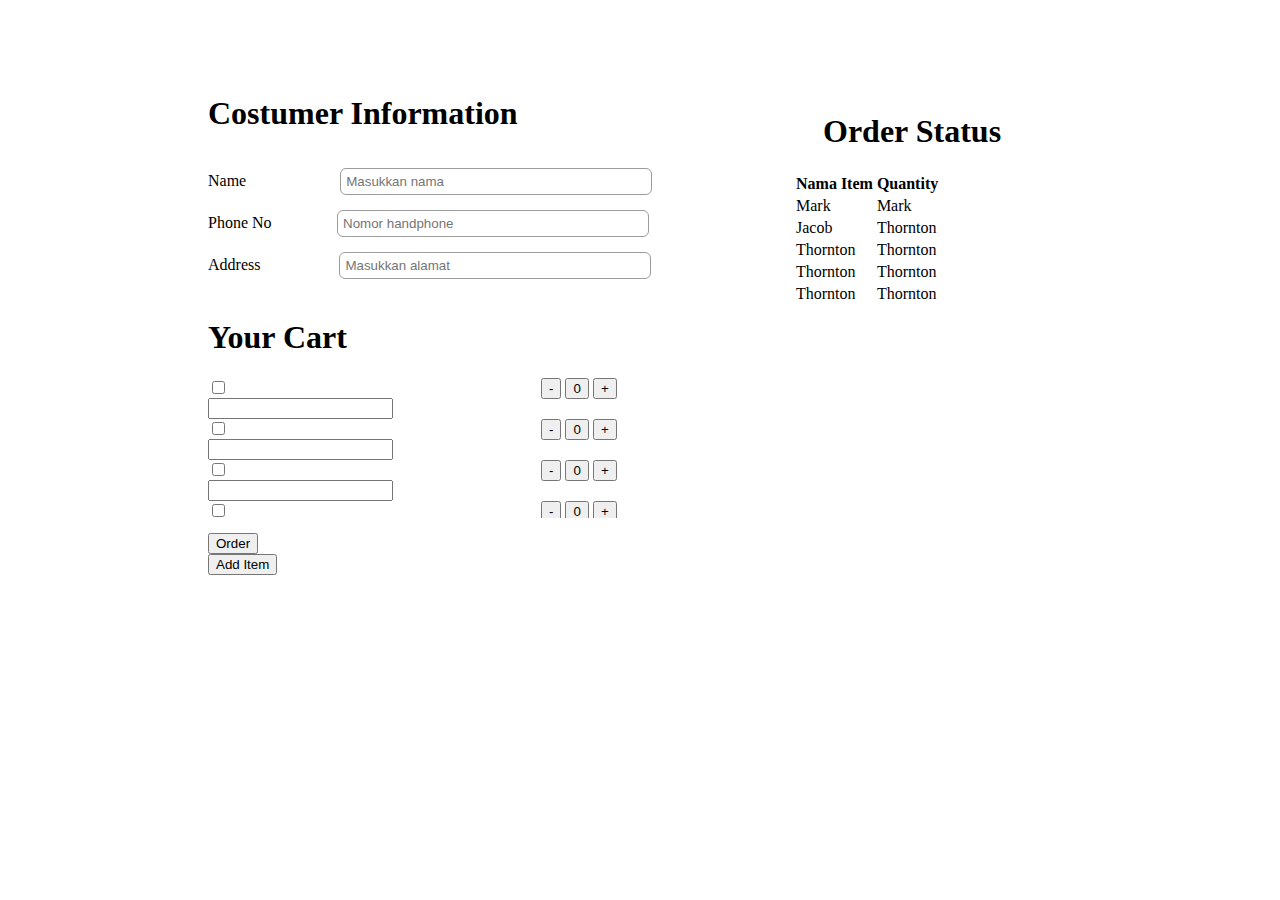
<file: project2/html.html>
<!DOCTYPE html>
<html lang="en">
<head>
    <meta charset="UTF-8">
    <meta http-equiv="X-UA-Compatible" content="IE=edge">
    <meta name="viewport" content="width=device-width, initial-scale=1.0">
    <link href="https://cdn.jsdelivr.net/npm/bootstrap@5.0.1/dist/css/bootstrap.min.css" rel="stylesheet" integrity="sha384-+0n0xVW2eSR5OomGNYDnhzAbDsOXxcvSN1TPprVMTNDbiYZCxYbOOl7+AMvyTG2x" crossorigin="anonymous">
    <link rel="stylesheet" href="css.css">
    <title>Document</title>
</head>
<body>
    <div id="container-main" class="shadow-lg p-3 mb-5 bg-body rounded">
        
        <div class="flex-row-left">
            <div class="container-costumer_information">
                <div class="title">
                    <h1>Costumer Information</h1>
                </div>

                <label for="name">Name</label>
                <input style="margin-left: 90px;" placeholder="Masukkan nama" type="text" name="name" id="nameInput"><br>
                <label for="phoneNumber">Phone No</label>
                <input style="margin-left: 61.5px;" placeholder="Nomor handphone" type="text" name="phoneNumber" id="phoneNumberInput"><br>
                <label for="adress">Address</label>
                <input style="margin-left: 75px;" placeholder="Masukkan alamat" type="text" name="adress" id="adressInput"><br>
            </div>
    
            <div style="margin-left: 30px;margin-top: 40px;" class="title">
                <h1>Your Cart</h1>
            </div>
    
            <div class="yourCart-container">
                <div class="yourCart-itemList">
                    <div class="yourCart-item">
                        <div class="input-group mb-3">
                            <div class="input-group-text">
                                <input class="form-check-input mt-0" type="checkbox" value="" aria-label="Checkbox for following text input">
                            </div>
                            <input type="text" class="form-control" aria-label="Text input with checkbox">
                        </div>
                        <div class="btn-addItem-your_cart">
                            <div class="btn-group" role="group" aria-label="Basic example">
                                <button type="button" class="btn btn-primary">-</button>
                                <button type="button" class="btn btn-primary">0</button>
                                <button type="button" class="btn btn-primary">+</button>
                            </div>
                        </div>
                    </div>
                    <div class="yourCart-item">
                        <div class="input-group mb-3">
                            <div class="input-group-text">
                                <input class="form-check-input mt-0" type="checkbox" value="" aria-label="Checkbox for following text input">
                            </div>
                            <input type="text" class="form-control" aria-label="Text input with checkbox">
                        </div>
                        <div class="btn-addItem-your_cart">
                            <div class="btn-group" role="group" aria-label="Basic example">
                                <button type="button" class="btn btn-primary">-</button>
                                <button type="button" class="btn btn-primary">0</button>
                                <button type="button" class="btn btn-primary">+</button>
                            </div>
                        </div>
                    </div>
                    <div class="yourCart-item">
                        <div class="input-group mb-3">
                            <div class="input-group-text">
                                <input class="form-check-input mt-0" type="checkbox" value="" aria-label="Checkbox for following text input">
                            </div>
                            <input type="text" class="form-control" aria-label="Text input with checkbox">
                        </div>
                        <div class="btn-addItem-your_cart">
                            <div class="btn-group" role="group" aria-label="Basic example">
                                <button type="button" class="btn btn-primary">-</button>
                                <button type="button" class="btn btn-primary">0</button>
                                <button type="button" class="btn btn-primary">+</button>
                            </div>
                        </div>
                    </div>
                    <div class="yourCart-item">
                        <div class="input-group mb-3">
                            <div class="input-group-text">
                                <input class="form-check-input mt-0" type="checkbox" value="" aria-label="Checkbox for following text input">
                            </div>
                            <input type="text" class="form-control" aria-label="Text input with checkbox">
                        </div>
                        <div class="btn-addItem-your_cart">
                            <div class="btn-group" role="group" aria-label="Basic example">
                                <button type="button" class="btn btn-primary">-</button>
                                <button type="button" class="btn btn-primary">0</button>
                                <button type="button" class="btn btn-primary">+</button>
                            </div>
                        </div>
                    </div>
                </div>

                <div style="padding-top: 15px;" class="btn-your_cart">
                    <div class="btn-group" role="group" aria-label="Basic example">
                        <button type="button" class="btn btn-primary">Order</button>
                    </div>
                    <div class="btn-group" role="group" aria-label="Basic example">
                        <button type="button" class="btn btn-primary">Add Item</button>
                    </div>
                </div>
            </div>
        </div>

        <div class="flex-row-right">
            <div style="margin-left: 30px;" class="title">
                <h1>Order Status</h1>
            </div>
            <div style="width: 480px;height: 430px;" class="table-container">
                <table class="table table-hover">
                    <thead>
                        <tr>
                            <th scope="col">Nama Item</th>
                            <th scope="col">Quantity</th>
                        </tr>
                    </thead>
                    <tbody>
                        <tr>
                            <td>Mark</td>
                            <td>Mark</td>
                        </tr>
                        <tr>
                            <td>Jacob</td>
                            <td>Thornton</td>
                        </tr>
                        <tr>
                            <td>Thornton</td>
                            <td>Thornton</td>
                        </tr>
                        <tr>
                            <td>Thornton</td>
                            <td>Thornton</td>
                        </tr>
                        <tr>
                            <td>Thornton</td>
                            <td>Thornton</td>
                        </tr>
                    </tbody>
                </table>
            </div>
         </div>
    </div> 
</body>
</html>
</file>
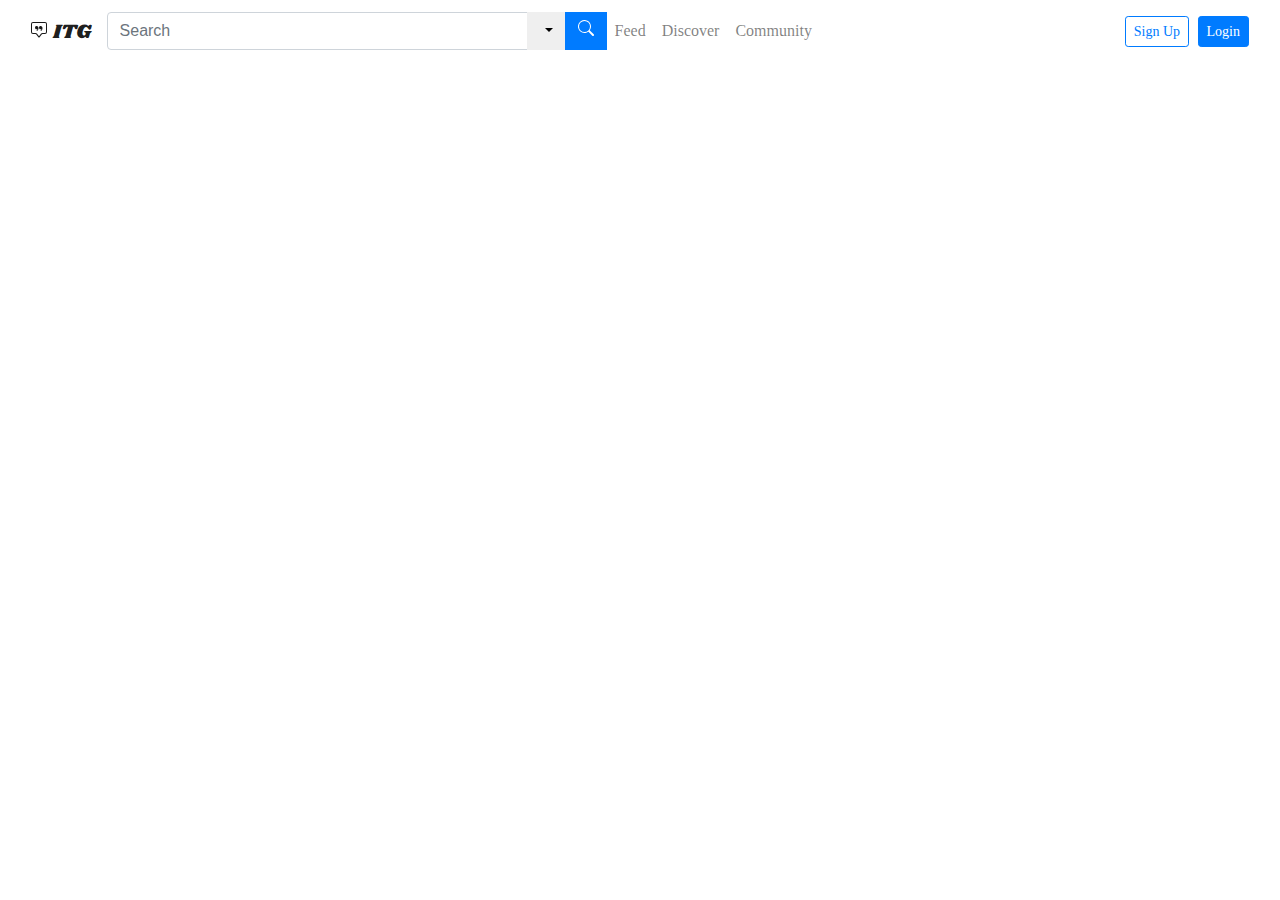
<file: Projet 2 - Forum IT Gabut/home.html>
<!doctype html>
<html lang="en">
<head>
  <!-- Required meta tags -->
  <!-- Required meta tags -->
  <meta charset="utf-8">
  <meta name="viewport" content="width=device-width, initial-scale=1, shrink-to-fit=no">

  <!-- Bootstrap CSS -->
  <link rel="stylesheet" href="https://cdn.jsdelivr.net/npm/bootstrap@4.6.0/dist/css/bootstrap.min.css" integrity="sha384-B0vP5xmATw1+K9KRQjQERJvTumQW0nPEzvF6L/Z6nronJ3oUOFUFpCjEUQouq2+l" crossorigin="anonymous">
  <link rel="stylesheet" href="./home.css">
  <link rel="preconnect" href="https://fonts.googleapis.com">
  <link rel="preconnect" href="https://fonts.gstatic.com" crossorigin>
  <link href="https://fonts.googleapis.com/css2?family=Shrikhand&display=swap" rel="stylesheet">
  
  
  <link rel="stylesheet" href="https://maxcdn.bootstrapcdn.com/bootstrap/4.0.0/css/bootstrap.min.css" integrity="sha384-Gn5384xqQ1aoWXA+058RXPxPg6fy4IWvTNh0E263XmFcJlSAwiGgFAW/dAiS6JXm" crossorigin="anonymous">

<title>Forum ITG</title>
</head>
<body id="topMenu">
  
 <!-- Navbar -->
 <div class="container-fluid">
   <nav class="navbar navbar-expand-lg navbar-light bg-transparent">
    <a class="navbar-brand" href="#topMenu">
      <svg xmlns="http://www.w3.org/2000/svg" width="16" height="16" fill="currentColor" class="bi bi-chat-square-quote" viewBox="0 0 16 16">
        <path d="M14 1a1 1 0 0 1 1 1v8a1 1 0 0 1-1 1h-2.5a2 2 0 0 0-1.6.8L8 14.333 6.1 11.8a2 2 0 0 0-1.6-.8H2a1 1 0 0 1-1-1V2a1 1 0 0 1 1-1h12zM2 0a2 2 0 0 0-2 2v8a2 2 0 0 0 2 2h2.5a1 1 0 0 1 .8.4l1.9 2.533a1 1 0 0 0 1.6 0l1.9-2.533a1 1 0 0 1 .8-.4H14a2 2 0 0 0 2-2V2a2 2 0 0 0-2-2H2z"/>
        <path d="M7.066 4.76A1.665 1.665 0 0 0 4 5.668a1.667 1.667 0 0 0 2.561 1.406c-.131.389-.375.804-.777 1.22a.417.417 0 1 0 .6.58c1.486-1.54 1.293-3.214.682-4.112zm4 0A1.665 1.665 0 0 0 8 5.668a1.667 1.667 0 0 0 2.561 1.406c-.131.389-.375.804-.777 1.22a.417.417 0 1 0 .6.58c1.486-1.54 1.293-3.214.682-4.112z"/>
      </svg>
      <span class="setJudul">ITG</span> 
    </a>
    <div class="input-group my-1" id="adv-search">
      <input type="text" class="form-control" placeholder="Search" />
      <div class="input-group-btn">
        <div class="btn-group" role="group">
          <div class="dropdown dropdown-lg">
            <button type="button" class="btn btn-default dropdown-toggle" data-toggle="dropdown" aria-expanded="false"><span class="caret"></span></button>
            <div class="dropdown-menu dropdown-menu-right" role="menu">
              <form class="form-horizontal" role="form">
                <div class="form-group">
                  <label for="filter">Filter by</label>
                  <select class="form-control">
                    <option value="0">Most popular</option>
                    <option value="1">Top rated</option>
                    <option value="2">Most commented</option>
                  </select>
                </div>
                <button type="submit" class="btn btn-primary">
                  <svg xmlns="http://www.w3.org/2000/svg" width="16" height="16" fill="currentColor" class="bi bi-search" viewBox="0 0 16 16">
                    <path d="M11.742 10.344a6.5 6.5 0 1 0-1.397 1.398h-.001c.03.04.062.078.098.115l3.85 3.85a1 1 0 0 0 1.415-1.414l-3.85-3.85a1.007 1.007 0 0 0-.115-.1zM12 6.5a5.5 5.5 0 1 1-11 0 5.5 5.5 0 0 1 11 0z"/>
                  </svg>
                </button>
              </form>
            </div>
          </div>
          
          <button type="button" class="btn btn-primary"><svg xmlns="http://www.w3.org/2000/svg" width="16" height="16" fill="currentColor" class="bi bi-search" viewBox="0 0 16 16">
            <path d="M11.742 10.344a6.5 6.5 0 1 0-1.397 1.398h-.001c.03.04.062.078.098.115l3.85 3.85a1 1 0 0 0 1.415-1.414l-3.85-3.85a1.007 1.007 0 0 0-.115-.1zM12 6.5a5.5 5.5 0 1 1-11 0 5.5 5.5 0 0 1 11 0z"/>
          </svg></button>
          
          <button class="navbar-toggler" type="button" data-toggle="collapse" data-target="#navbarNav" aria-controls="navbarNav" aria-expanded="false" aria-label="Toggle navigation">
            <span class="navbar-toggler-icon"></span>
          </button>

        </div>
        
      </div>
    </div>
    <div class="collapse navbar-collapse" id="navbarNav">
      <ul class="navbar-nav">
        <li class="nav-item">
          <a class="nav-link setNav" href="#">Feed</a>
        </li>
        <li class="nav-item">
          <a class="nav-link setNav" href="#">Discover</a>
        </li>
        <li class="nav-item">
          <a class="nav-link setNav" href="#">Community</a>
        </li>
      </ul>
    </div>
    <div class="collapse navbar-collapse" id="navbarNav">
      <div class="ml-auto">
        <button type="button" class="btn btn-sm btn-outline-primary mr-1 setNav">Sign Up</button>
        <button type="button" class="btn btn-sm btn-primary setNav">Login</button>
      </div>
    </div>
  </nav>
</div>
<!-- Final Navbar -->

<!-- Isi -->
<div class="container">

</div>
<!-- Final Isi -->



<!-- Optional JavaScript; choose one of the two! -->

<!-- Option 1: jQuery and Bootstrap Bundle (includes Popper) -->
<script src="https://code.jquery.com/jquery-3.5.1.slim.min.js" integrity="sha384-DfXdz2htPH0lsSSs5nCTpuj/zy4C+OGpamoFVy38MVBnE+IbbVYUew+OrCXaRkfj" crossorigin="anonymous"></script>
<script src="https://cdn.jsdelivr.net/npm/bootstrap@4.6.0/dist/js/bootstrap.bundle.min.js" integrity="sha384-Piv4xVNRyMGpqkS2by6br4gNJ7DXjqk09RmUpJ8jgGtD7zP9yug3goQfGII0yAns" crossorigin="anonymous"></script>

<!-- Option 2: Separate Popper and Bootstrap JS -->
    <!--
    <script src="https://code.jquery.com/jquery-3.5.1.slim.min.js" integrity="sha384-DfXdz2htPH0lsSSs5nCTpuj/zy4C+OGpamoFVy38MVBnE+IbbVYUew+OrCXaRkfj" crossorigin="anonymous"></script>
    <script src="https://cdn.jsdelivr.net/npm/popper.js@1.16.1/dist/umd/popper.min.js" integrity="sha384-9/reFTGAW83EW2RDu2S0VKaIzap3H66lZH81PoYlFhbGU+6BZp6G7niu735Sk7lN" crossorigin="anonymous"></script>
    <script src="https://cdn.jsdelivr.net/npm/bootstrap@4.6.0/dist/js/bootstrap.min.js" integrity="sha384-+YQ4JLhjyBLPDQt//I+STsc9iw4uQqACwlvpslubQzn4u2UU2UFM80nGisd026JF" crossorigin="anonymous"></script>
  -->
</body>
</html>
</file>
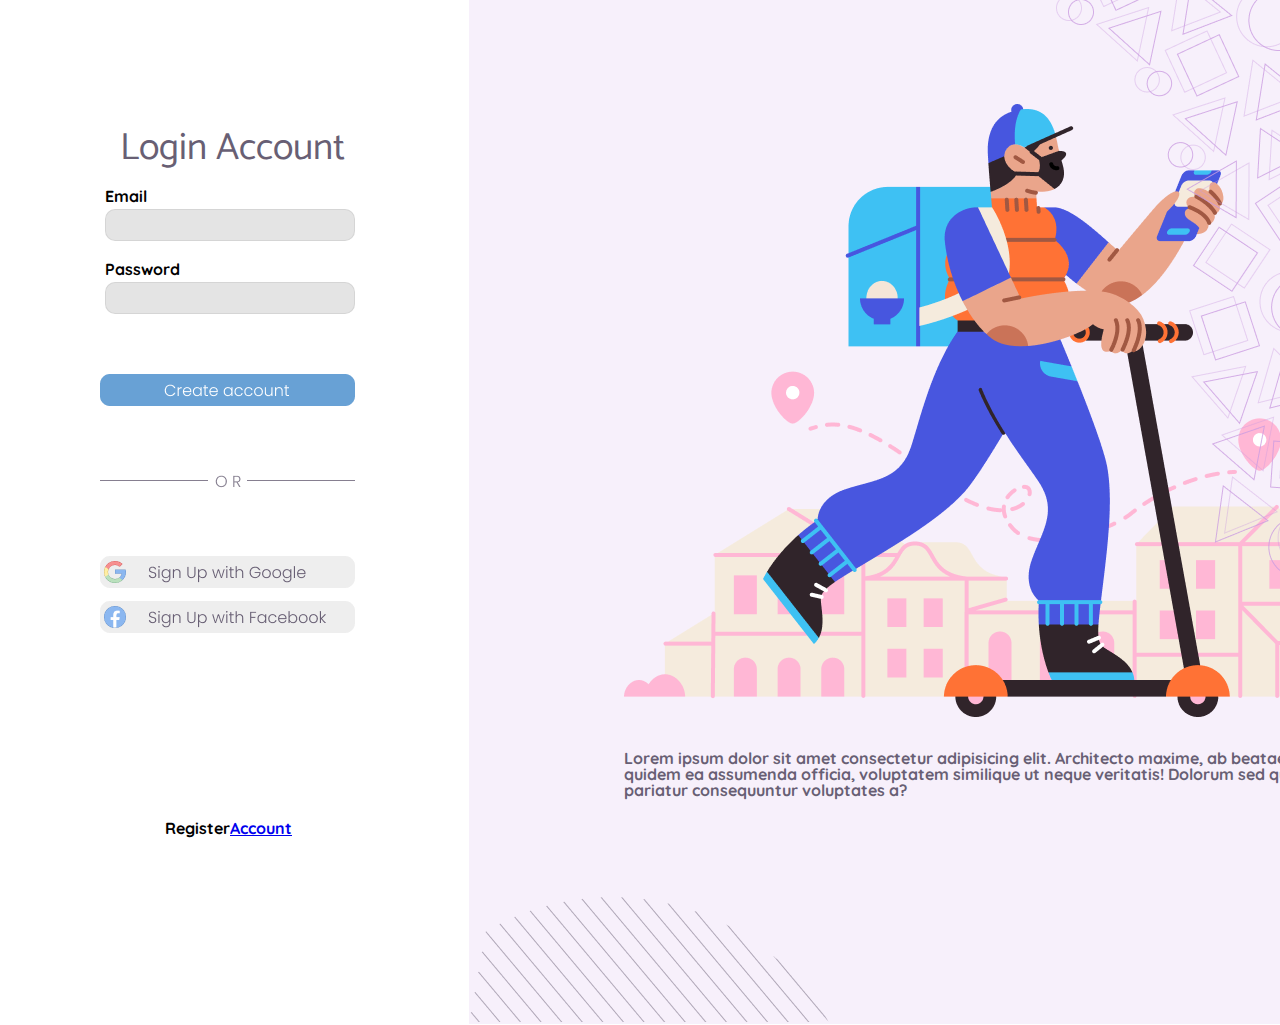
<file: WebSMM/Already Have Account Page/src/html.html>
<!DOCTYPE html>
<html lang="en" dir="ltr">
  <head>
    <meta charset="utf-8">
    <title></title>
    <link rel="stylesheet" href="css.css">
    <link rel="stylesheet" href="reset.css">
    <link href="https://fonts.googleapis.com/css2?family=Poppins:wght@100&display=swap" rel="stylesheet">
    <link href="https://fonts.googleapis.com/css2?family=Quicksand:wght@300&display=swap" rel="stylesheet">
    <link href="https://fonts.googleapis.com/css2?family=Luckiest+Guy&display=swap" rel="stylesheet">
    <link href="https://fonts.googleapis.com/css2?family=Catamaran:wght@800&family=Dosis:wght@800&family=Nunito:wght@900&display=swap" rel="stylesheet">
    </head>
  <body>
    <div class="LeftContainer">
      <div class="JudulBesar">
        <h1>Login Account</h1>
      </div>

      <div class="CreateAccountContainer">
        <div class="EmailContainer">
          <label for="email">Email</label><br>
          <input type="text"><br>
        </div>

        <div class="PasswordContainer">
          <label for="pass">Password</label><br>
          <input type="password"><br>
        </div>
      </div>

      <div class="CreateAccountBtn">
        <a href="#">
          <img src="../img/signup-confirm.png" alt="">
        </a>
      </div>

      <div class="OR">
        <img src="../img/br-or.png" alt="">
      </div>

      <div class="SignGoogleContainer">
        <a href="#">
          <img src="../img/signup-google.png" alt="">
        </a>
      </div>

      <div class="SignFBContainer">
        <a href="#">
          <img src="../img/signup-facebook.png" alt="">
        </a>
      </div>

      <div class="AlreadyAccountContainer">
        Register <div class="login"><a href="../../Create Account Page/src/html.html">Account</a></div>
      </div>
    </div>

    <div class="RightContainer">
      <div class="GambarOrang">
        <img src="../img/latar-img.png" alt="">

        <div class="DeskripsiRightContainer">
          <p>Lorem ipsum dolor sit amet consectetur adipisicing elit. Architecto maxime, ab beatae recusandae quidem ea assumenda officia, voluptatem similique ut neque veritatis! Dolorum sed qui, fugit pariatur consequuntur voluptates a?</p>
        </div>
      </div>

      <div class="HiasanKanan">
        <img src="../img/Group 2.png" alt="">
      </div>

      <div class="HiasanBawah">
        <img src="../img/Mask Group.png" alt="">
      </div>
    </div>

  </body>
</html>
</file>
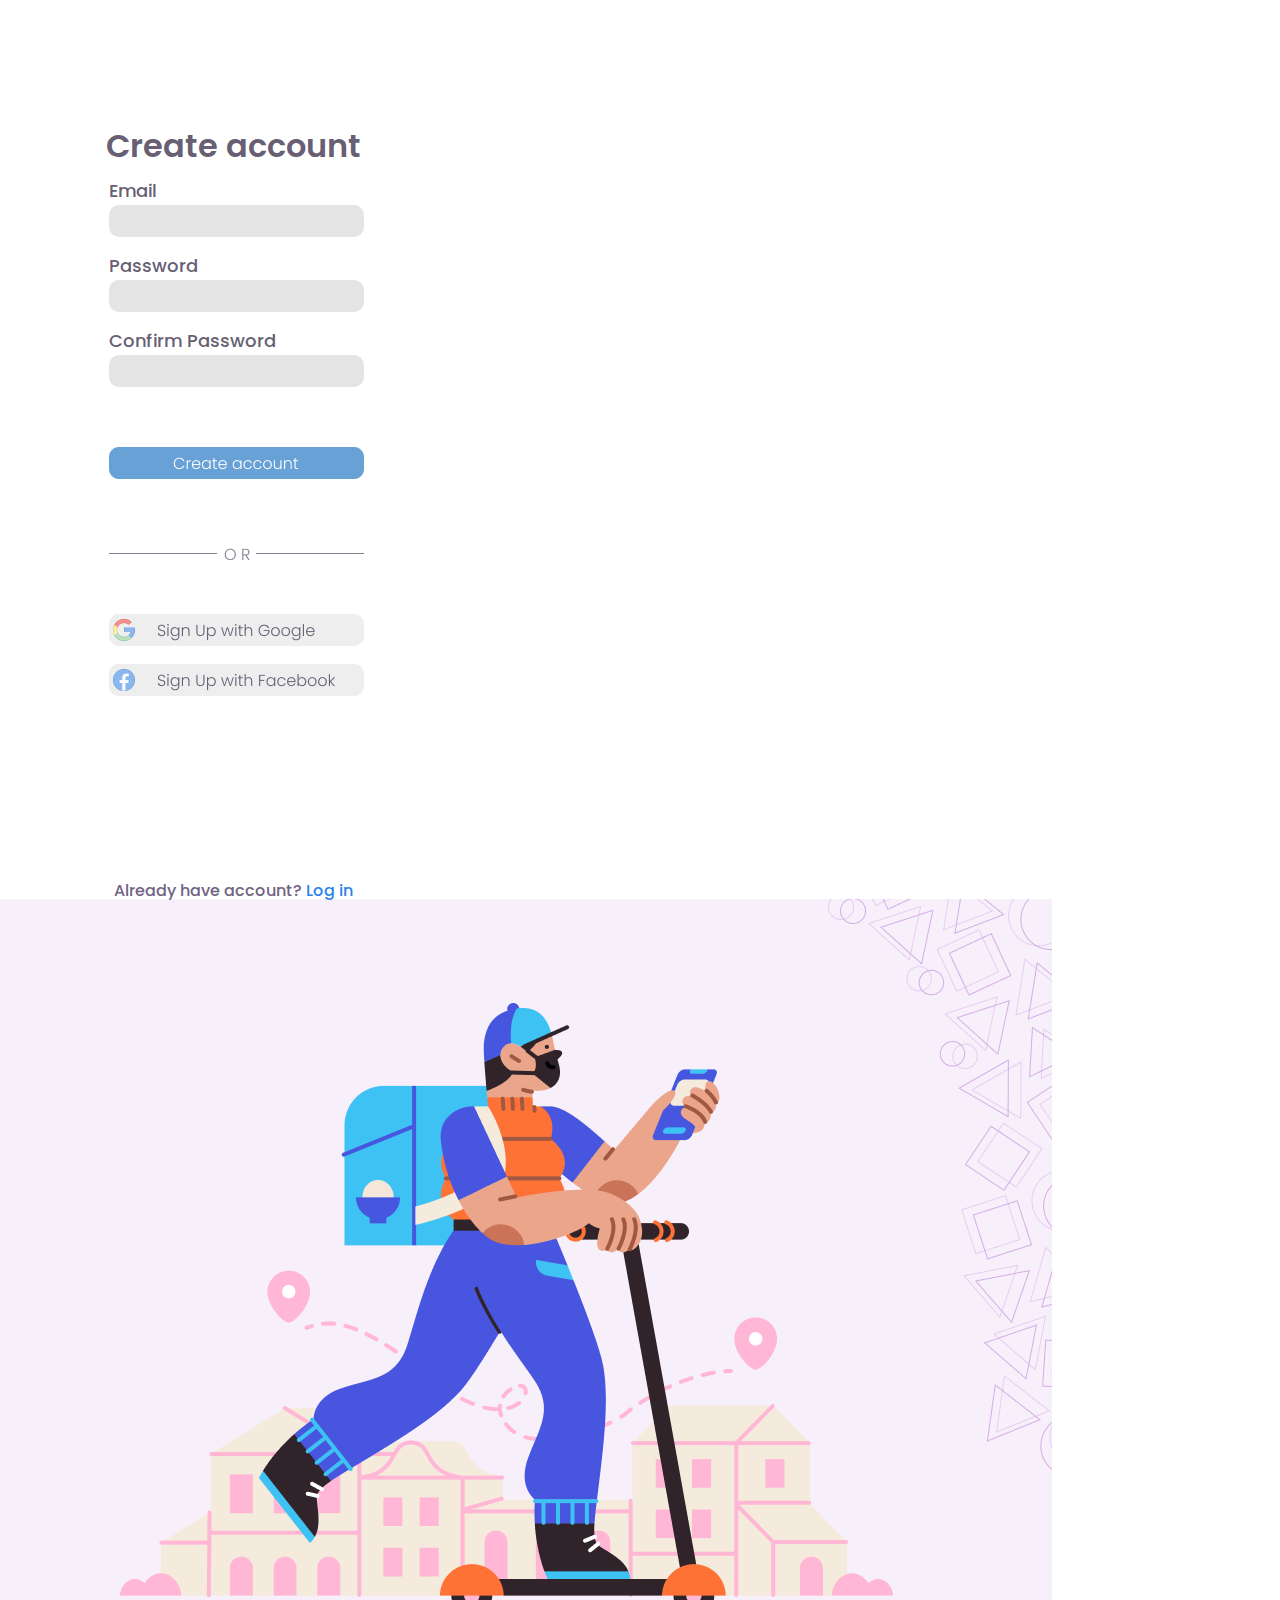
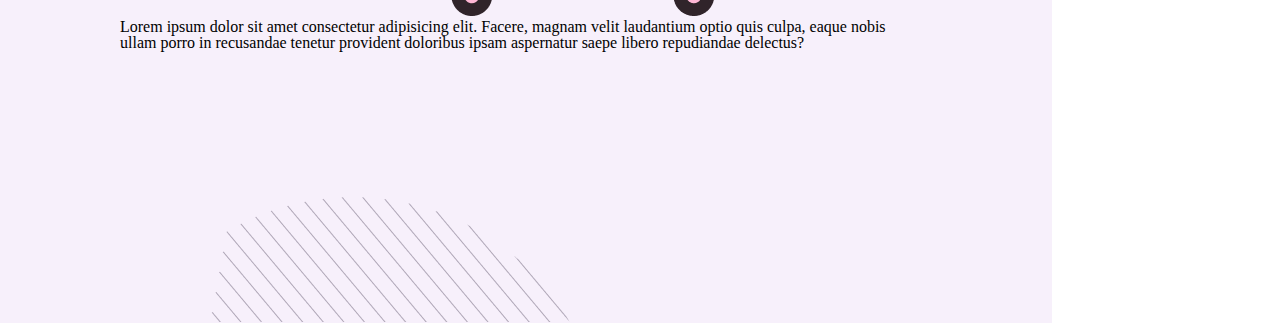
<file: WebSMM/Create Account Page/src/html.html>
<!DOCTYPE html>
<html lang="en" dir="ltr">
  <head>
    <meta charset="utf-8">
    <title></title>
    <link rel="stylesheet" href="css.css">
    <link rel="stylesheet" href="reset.css">
    <link rel="preconnect" href="https://fonts.gstatic.com">
    <link href="https://fonts.googleapis.com/css2?family=Poppins:wght@600&display=swap" rel="stylesheet">  </head>
  <body>
    <aside>
      <div class="aside-container">
        <header>
          <div class="aside-header">
            <h1>Create account</h1>
          </div>
        </header>

        <div class="aside-createAccount">
          <div class="aside-createAccount-email">
            <label for="email">Email</label><br>
            <input type="text"><br>
          </div>
          
          <div class="aside-createAccount-password">
            <label for="pass">Password</label><br>
            <input type="password"><br>
          </div>
          
          <div class="aside-createAccount-confirmPass">
            <label for="confpass">Confirm Password</label><br>
            <input type="password"><br>
          </div>
        </div>

        <nav>
          <div class="aside-nav-createAccountBtn">
            <figure>
              <a href="#">
                <img src="../img/signup-confirm.png" alt="">
              </a>
            </figure>
          </div>
        </nav>

        <figure>
          <div class="aside-figure-or">
            <img src="../img/br-or.png" alt="">
          </div>
        </figure>

        <nav>
          <div class="aside-nav-signUp">
            <figure>
              <div class="aside-nav-figure-googleSignUp">
                <a href="#">
                  <img src="../img/signup-google.png" alt="">
                </a>
              </div>
  
              <div class="aside-nav-figure-fbSignUp">
                <a href="#">
                  <img src="../img/signup-facebook.png" alt="">
                </a>
              </div>
            </figure>
          </div>

          <div class="aside-nav-alreadyAccount">
            <p>Already have account? <span class="login"><a href="../../Already Have Account Page/src/html.html">Log in</a></span></p>
          </div>
        </nav>
      </div>
    </aside>

    <main>
      <div class="main-container">
        <figure>
          <div class="main-figure-top">
            <img src="../img/Group 2.png" alt="">
          </div>
        </figure>

        <div class="main-desc">
          <figure>
            <div class="main-desc-figure">
              <img src="../img/latar-img.png" alt="">
            </div>
          </figure>

          <article>
            <div class="main-desc-article">
              <p>Lorem ipsum dolor sit amet consectetur adipisicing elit. Facere, magnam velit laudantium optio quis culpa, eaque nobis ullam porro in recusandae tenetur provident doloribus ipsam aspernatur saepe libero repudiandae delectus?</p>
            </div>
          </article>
        </div>
        
        <figure>
          <div class="main-figure-btm">
            <img src="../img/Mask Group.png" alt="">
          </div>
        </figure>
      </div>
    </main>
  </body>
</html>
</file>
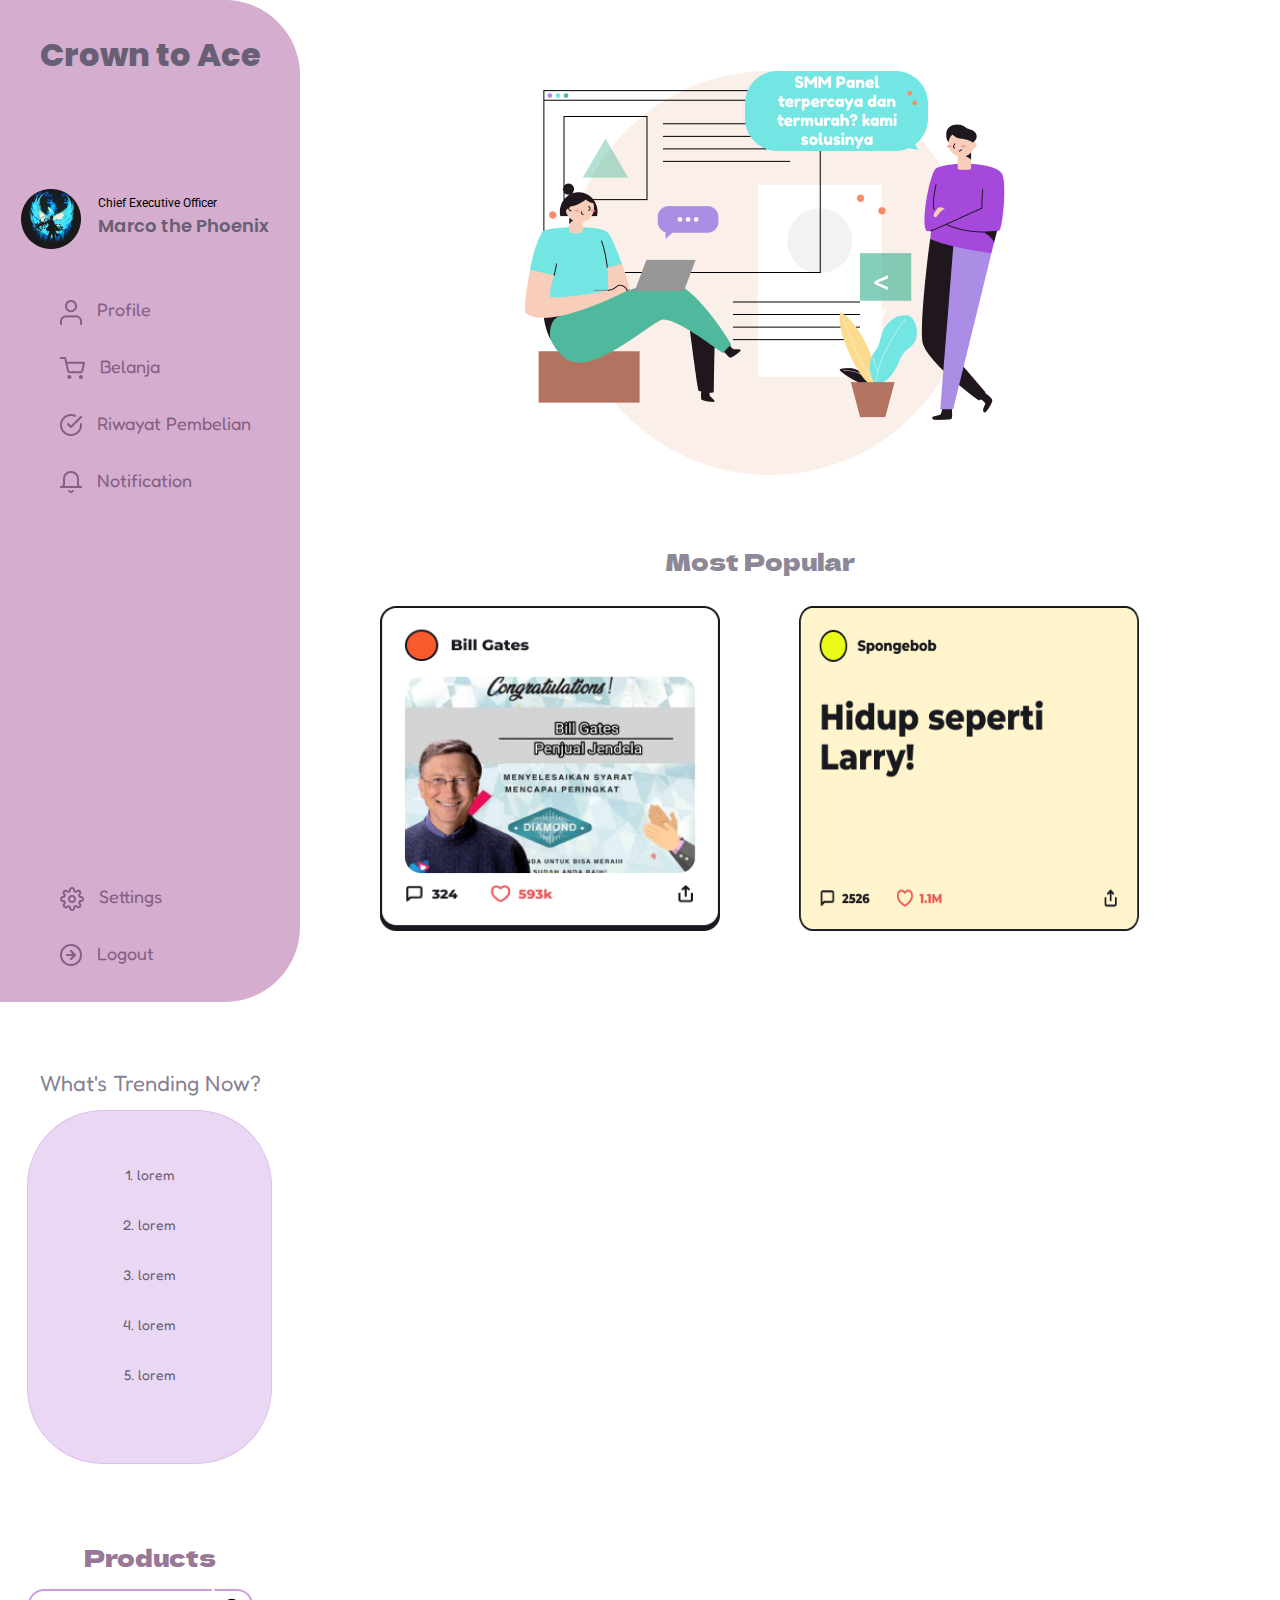
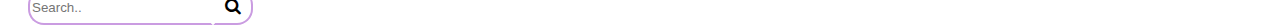
<file: WebSMM/Home Page/src/html.html>
<!DOCTYPE html>
<html lang="en">
<head>
    <meta charset="UTF-8">
    <meta http-equiv="X-UA-Compatible" content="IE=edge">
    <meta name="viewport" content="width=device-width, initial-scale=1.0">
    <title>Document</title>
    <link rel="stylesheet" href="css.css">
    <link rel="stylesheet" href="reset.css">

    <link rel="stylesheet" href="https://cdnjs.cloudflare.com/ajax/libs/font-awesome/4.7.0/css/font-awesome.min.css">
    <link rel="preconnect" href="https://fonts.gstatic.com">
    <link href="https://fonts.googleapis.com/css2?family=Dela+Gothic+One&family=Fredoka+One&display=swap" rel="stylesheet">
    <link rel="preconnect" href="https://fonts.gstatic.com">
    <link href="https://fonts.googleapis.com/css2?family=Fredoka+One&display=swap" rel="stylesheet">    
    <link rel="preconnect" href="https://fonts.gstatic.com">
    <link rel="preconnect" href="https://fonts.gstatic.com">
    <link href="https://fonts.googleapis.com/css2?family=Poppins:wght@800&family=Roboto&display=swap" rel="stylesheet"> 
    <link href="https://fonts.googleapis.com/css2?family=Poppins:wght@800&display=swap" rel="stylesheet">
    <link rel="preconnect" href="https://fonts.gstatic.com">
    <link href="https://fonts.googleapis.com/css2?family=Poppins:wght@600;800&family=Roboto&display=swap" rel="stylesheet">
</head>
<body>
    <aside>
        <div class="aside_left-container">
            <header>
                <h1>Crown to Ace</h1>
            </header>
            
            <nav>
                <a href="#">
                    <div class="aside_left-profile-container">
                        <figure><img src="../img/foto-profile.png" alt=""> </figure>

                        <div class="aside_left-profile-title">
                            <p>Chief Executive Officer</p>
                        </div>

                        <div class="aside_left-profile-name">
                            <p>Marco the Phoenix</p>
                        </div>
                    </div>
                </a>
            </nav>

            <nav>
                <div class="aside_left-option-container">
                    <a href="#">
                        <div class="aside_left-option-profile">
                            <figure><img src="../img/Group 9.png" alt=""></figure>
                            <p>Profile</p><br>
                        </div>
                    </a>

                    <a href="#">
                        <div class="aside_left-option-belanja">
                            <figure><img src="../img/Group 10.png" alt=""></figure>
                            <p>Belanja</p><br>
                        </div>
                    </a>

                    <a href="#">
                        <div class="aside_left-option-riwayat">
                            <figure><img src="../img/Group 11.png" alt=""></figure>
                            <p>Riwayat Pembelian</p><br>
                        </div>
                    </a>

                    <a href="#">
                        <div class="aside_left-option-notif">
                            <figure><img src="../img/Group 18.png" alt=""></figure>
                            <p>Notification</p><br>
                        </div>
                    </a>
                </div>
            </nav>
    
            <nav>
                <div class="aside_left-optionbtm-container">
                    <a href="#">
                        <div class="aside_left-optionbtm-settings">
                            <figure><img src="../img/Group 21.png" alt=""></figure>
                            <p>Settings</p><br>
                        </div>
                    </a>

                    <a href="#">
                        <div class="aside_left-optionbtm-logout">
                            <figure><img src="../img/Group 13.png" alt=""></figure>
                            <p>Logout</p><br>
                        </div>
                    </a>
                </div>
            </nav>
        </div>
    </aside>

    <main>
        <div class="main-container">
            <div class="main-sticker">
                <figure><img src="../img/Group 24.png" alt=""></figure>
            </div>

            <div class="main-content">
                <header><h1>Most Popular</h1></header>

                <div class="main-content-item_container">
                    <div class="main-content-item1">
                        <figure><img src="../img/article - image.png" alt=""></figure>
                    </div>
    
                    <div class="main-content-item2">
                        <figure><img src="../img/Group 19.png" alt=""></figure>
                    </div>
                </div>
            </div>
        </div>
    </main>

    <aside>
        <div class="aside_right-container">
            <div class="aside_right-trending">
                <header><h1>What's Trending Now?</h1></header>

                <div class="aside_right-trending-content">
                    <ol start="1">
                        <li>1.  lorem</li>
                        <li>2.  lorem</li>
                        <li>3.  lorem</li>
                        <li>4.  lorem</li>
                        <li>5.  lorem</li>
                    </ol>
                </div>
            </div>

            <div class="aside_right-products">
                <header><h1>Products</h1></header>

                <div class="aside_right-products-search_container">
                    <input type="text" placeholder="Search.." name="search">
                    <button type="submit"><i class="fa fa-search"></i></button>
                </div>

                
                <div class="aside_right-products-details">
                   
                </div>
            </div>
        </div>
    </aside>
</body>
</html>
</file>
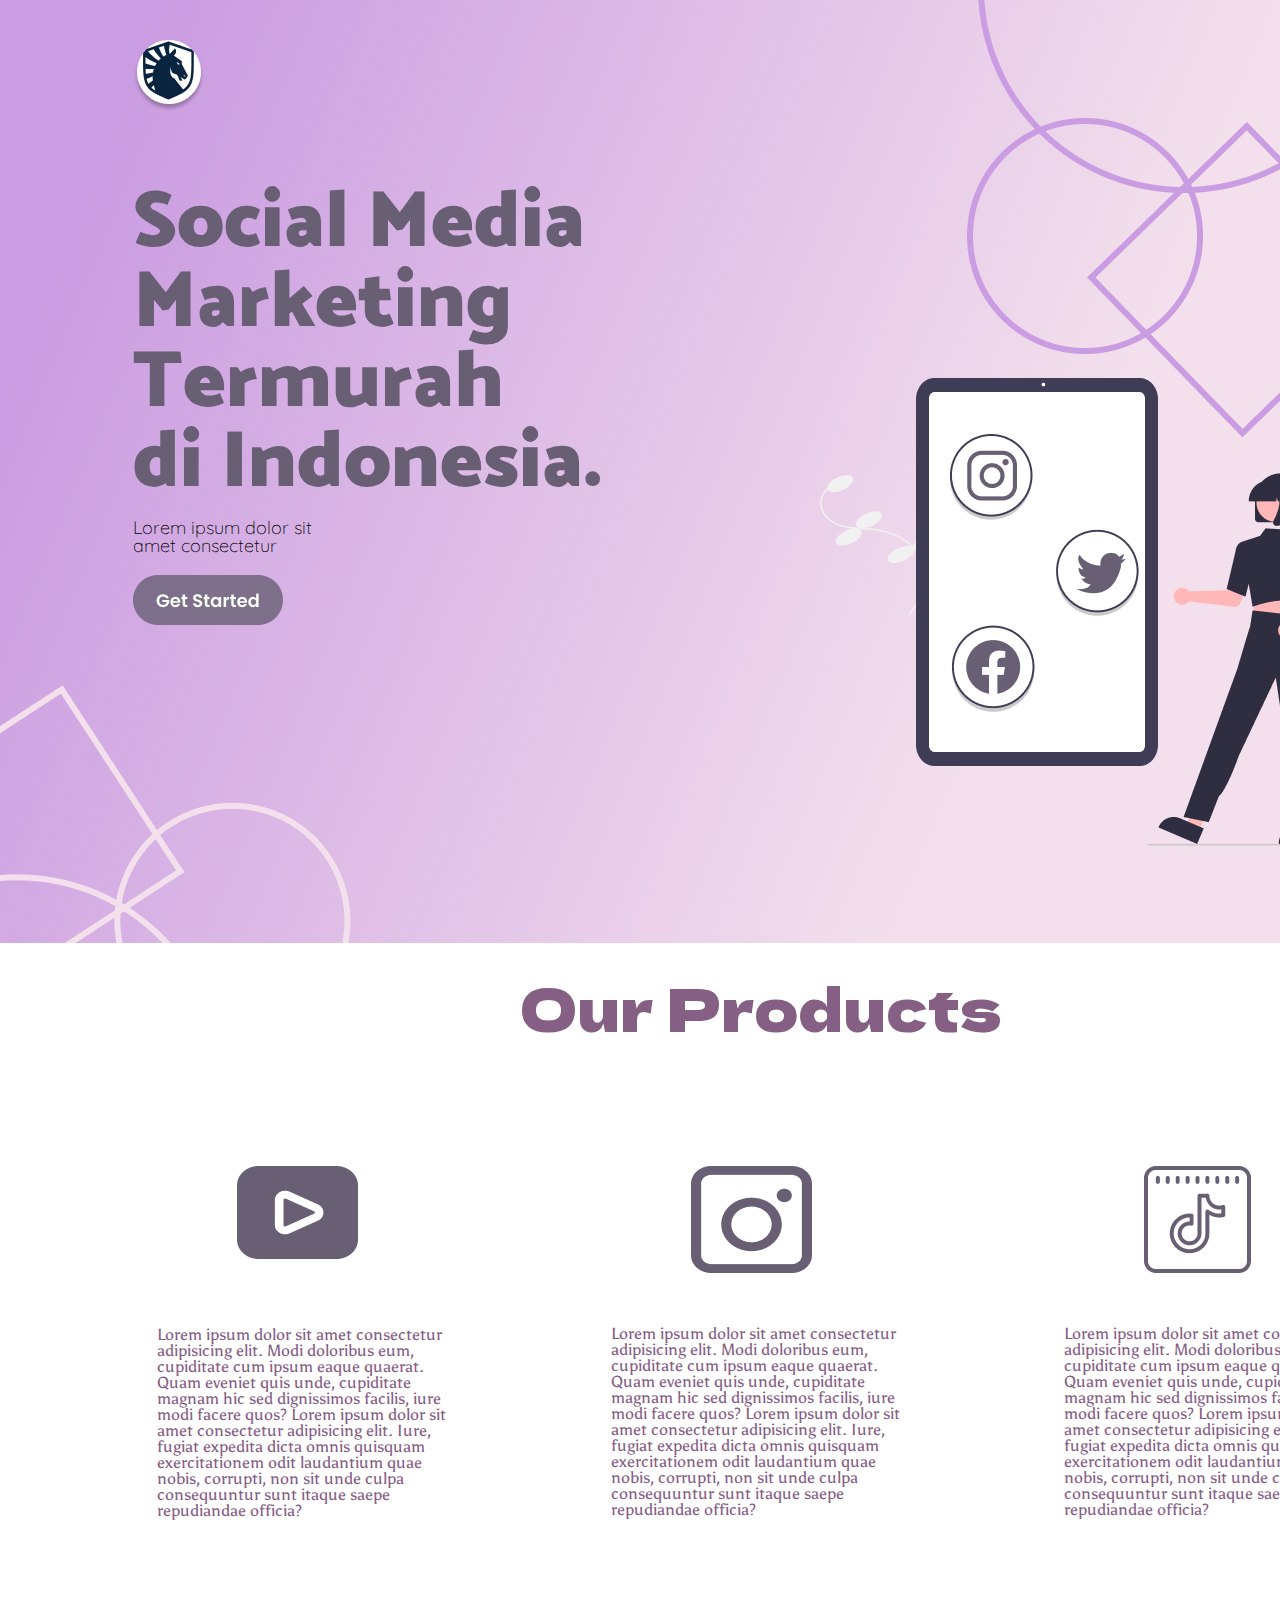
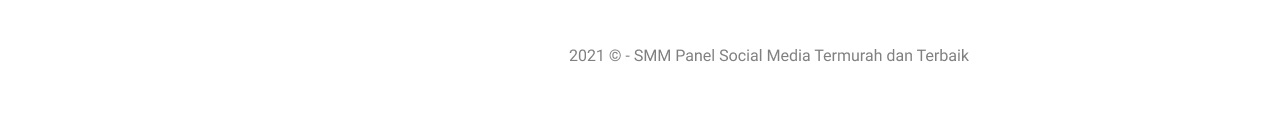
<file: WebSMM/Main Page/src/html.html>
<!DOCTYPE html>
<html lang="en" dir="ltr">
  <head>
    <meta charset="utf-8">
    <link rel="stylesheet" href="css.css">
    <link rel="stylesheet" href="reset.css">
    <link href="https://fonts.googleapis.com/css2?family=Poppins:wght@100&display=swap" rel="stylesheet">
    <link href="https://fonts.googleapis.com/css2?family=Quicksand:wght@300&display=swap" rel="stylesheet">
    <link href="https://fonts.googleapis.com/css2?family=Luckiest+Guy&display=swap" rel="stylesheet">
    <link href="https://fonts.googleapis.com/css2?family=Catamaran:wght@800&family=Dosis:wght@800&family=Nunito:wght@900&display=swap" rel="stylesheet">
    <link rel="preconnect" href="https://fonts.gstatic.com">
    <link href="https://fonts.googleapis.com/css2?family=Asul&family=Dela+Gothic+One&display=swap" rel="stylesheet">
    <link href="https://fonts.googleapis.com/css2?family=Dela+Gothic+One&display=swap" rel="stylesheet">
    <title></title>
  </head>
  <body>
    <figure>
      <div class="figure-top">
        <img src="../img/Hiasan-top.png" alt="">
      </div>
    </figure>
    
    <header>
      <div class="header-container">
        <div class="header-logo">
          <img src="../img/Header-logo.png" alt="">
        </div>

        <div class="header-login">
          <a href="../../Already Have Account Page/src/html.html">Log in</a>
        </div>
      </div>
    </header>

    <main>
      <div class="main-container">
        <div class="main-judul">
          <h1>Social Media Marketing Termurah<br>di Indonesia.</h1>
        </div>

        <div class="main-deskripsi">
          Lorem ipsum dolor sit <br>amet consectetur 
        </div>

        <div class="main-btn">
          <a href="../../Home Page/src/html.html"><img src="../img/btn-ready.png" alt=""></a>
        </div>
      </div>
    </main>

    <figure>
      <div class="figure-cewe">
        <img src="../img/undraw_Social_growth_re_tjy9 1.png" alt="">
      </div>

      <div class="figure-bottom">
        <img src="../img/Hiasan-bottom.png" alt="">
      </div>
    </figure>

    <section>
      <div class="section-container">
        <div class="section-judul">
          <h1>Our Products</h1>
        </div>

        <div class="section-container-item">
          <div class="section-container-item-yt">
            <div class="section-container-item-yt-logo">
              <img src="../img/yt-icon.png" alt="">
            </div>

            <div class="section-container-item-yt-deskripsi">
              <p>Lorem ipsum dolor sit amet consectetur adipisicing elit. Modi doloribus eum, cupiditate cum ipsum eaque quaerat. Quam eveniet quis unde, cupiditate magnam hic sed dignissimos facilis, iure modi facere quos? Lorem ipsum dolor sit amet consectetur adipisicing elit. Iure, fugiat expedita dicta omnis quisquam exercitationem odit laudantium quae nobis, corrupti, non sit unde culpa consequuntur sunt itaque saepe repudiandae officia?</p>
            </div>
          </div>

          <div class="section-container-item-ig">
            <div class="section-container-item-ig-logo">
              <img src="../img/ig-icon.png" alt="">
            </div>

            <div class="section-container-item-ig-deskripsi">
              <p>Lorem ipsum dolor sit amet consectetur adipisicing elit. Modi doloribus eum, cupiditate cum ipsum eaque quaerat. Quam eveniet quis unde, cupiditate magnam hic sed dignissimos facilis, iure modi facere quos? Lorem ipsum dolor sit amet consectetur adipisicing elit. Iure, fugiat expedita dicta omnis quisquam exercitationem odit laudantium quae nobis, corrupti, non sit unde culpa consequuntur sunt itaque saepe repudiandae officia?</p>
            
            </div>
          </div>

          <div class="section-container-item-tiktok">
            <div class="section-container-item-tiktok-logo">
              <img src="../img/Group 8.png" alt="">
            </div>

            <div class="section-container-item-tiktok-deskripsi">
              <p>Lorem ipsum dolor sit amet consectetur adipisicing elit. Modi doloribus eum, cupiditate cum ipsum eaque quaerat. Quam eveniet quis unde, cupiditate magnam hic sed dignissimos facilis, iure modi facere quos? Lorem ipsum dolor sit amet consectetur adipisicing elit. Iure, fugiat expedita dicta omnis quisquam exercitationem odit laudantium quae nobis, corrupti, non sit unde culpa consequuntur sunt itaque saepe repudiandae officia?</p>
          
            </div>
          </div>
        </div>
        <footer>
          <img src="../img/2021 © - SMM Panel Social Media Termurah dan Terbaik.png" alt="">
        </footer>
      </div>
    </section>

  </body>
</html>
</file>
<file: project2/css.css>
#container-main{
    margin: 65px 0 0 170px;
    width: 1200px;
    height: 600px;
    padding-top: 5;
    display: flex;
    flex-wrap: wrap;
    flex-direction: row;
    border-radius: 50px;
}
.flex-row-left{
    width: 615px;
}
.btn-order-your_cart{
}
.shadow-lg{
    display: flex;
    flex-direction: row;
}
.container-costumer_information{
    margin-left: 30px;
    margin-top: 30px;
}
.container-costumer_information input{
    margin-top: 15px;
    width: 300px;
    border-radius: 6px;
    border: 1px solid #9c9c9c
}   
.yourCart-container{
    width: 450px;
    height: 179px;
    margin-left: 30px;
}
.flex-row-right{
    margin-top: 27px;
    width: 553px;
    height: 300px;
}
.yourCart-item{
    display: flex;
}
#item{
    margin: 10px;
    margin-left: 0px;
}
.input-group{
    width: 333px;
}
.yourCart-itemList{
    height: 140px;
    overflow-y: auto;
    overflow-x: auto;
}
.container-costumer_information input{
    padding: 5px;
}
</file>
<file: Projet 2 - Forum IT Gabut/home.css>
.setJudul {
    font-family: 'Shrikhand', cursive;
} 

.setNav {
    font-family: 'Stoke', serif;
    font-weight: 300;
}

.dropdown.dropdown-lg .dropdown-menu {
    margin-top: -1px;
    padding: 6px 20px;
}

.input-group-btn .btn-group {
    display: flex;
}

.btn-group .btn {
    border-radius: 0;
    margin-left: -1px;
}

.btn-group .btn:last-child {
    border-top-right-radius: 4px;
    border-bottom-right-radius: 4px;
}

.btn-group .form-horizontal .btn[type="submit"] {
  border-top-left-radius: 4px;
  border-bottom-left-radius: 4px;
}

.form-horizontal .form-group {
    margin-left: 0;
    margin-right: 0;
}

.form-group .form-control:last-child {
    border-top-left-radius: 4px;
    border-bottom-left-radius: 4px;
}
#adv-search {
    width: 500px;
    margin: 0 auto;
}
.dropdown.dropdown-lg .dropdown-menu {
    width: 500px;
}

@media screen and (max-width: 768px) {
    #adv-search {
        width: 300px;
        margin: 0 auto;
    }
}
@media screen and (max-width: 480px) {
    #adv-search {
        width: 220px;
        margin: 0 auto;
    }
}
</file>
<file: WebSMM/Already Have Account Page/src/css.css>
body{
  width: 1440px;
  height: 1024px;
  overflow-x: auto;
}
.LeftContainer{
  width: 467px;
  height: 1024px;
  padding-top: 130px;
  background-color: white;
  margin-left: 0px;
  float: left;
}
.RightContainer{
  width: 1050px;
  height: 1024px;
  margin-right: -79px;
  float: right;
  background-color: rgba(202, 156, 225, 0.15);
}
.GambarOrang{
  width: 772px;
  height: 613px;
  margin-top: 104px;
  margin-bottom: 307px;
  margin-left: 155px;
  margin-right: 100px;
}
.HiasanKanan{
  position: absolute;
  top: 0px;
  right: 0px;
}
.HiasanBawah{
  position: absolute;
  margin-left: -210px;
  margin-top: -230px;
}
.JudulBesar{
  width: 285px;
  margin-left: 90px;
}
.JudulBesar h1{
  text-align: center;
  font-family: Catamaran;
  font-size: 38px;
  color: #685F74;
}
.DeskripsiRightContainer{
  margin-top: 30px;
}
.DeskripsiRightContainer p{
  font-family: QuickSand;
  font-weight: bold;
  color: #685F74;
}
.CreateAccountContainer{
  margin-top: 20px;
  margin-left: 105px;
}
.CreateAccountContainer input{
  border : 0.1px solid rgba(196, 196, 196, 0.45);
  background-color: rgba(196, 196, 196, 0.45);
  border-radius: 10px;
  height: 32px;
  width: 250px;
  margin-top: 5px;
}
.CreateAccountContainer div{
  margin-top: 20px;
  font-family: QuickSand;
  font-weight: bold;
}
.CreateAccountBtn{
  margin-top: 60px;
  margin-left: 100px;
}
.CreateAccountBtn img:hover{
  border-radius: 10px;
  background-color: #2a2977;
}
.OR{
  margin-top: 60px;
  margin-left: 100px;
}
.SignGoogleContainer{
  margin-top: 60px;
  margin-left: 100px;
}
.SignGoogleContainer img:hover{
  border-radius: 10px;
  background-color: #d3d3d3;
}
.SignFBContainer{
  margin-top: 10px;
  margin-left: 100px;
}
.SignFBContainer img:hover{
  border-radius: 10px;
  background-color: #d3d3d3;
}
.AlreadyAccountContainer{
  display: flex;
  flex-wrap: wrap;
  position: absolute;
  margin-top: 184px;
  margin-left: 165px;
}
.AlreadyAccountContainer{
  font-family: QuickSand;
  font-weight: bold;
  font-size: 16px;
  text-decoration: none;
}
</file>
<file: WebSMM/Create Account Page/src/css.css>
body{
  display: flex;
  flex-flow: wrap row;
}
.aside-container{
  width: 467px;
}
.aside-header{
  margin-top: 130px;
  text-align: center;
}
.aside-header h1{
  font-size: 32px;
  font-family: Poppins;
  font-weight: 600;
  color: rgba(104, 95, 116, 1);
}
.aside-createAccount{
  margin-left: 109px;
}
.aside-createAccount div{
  margin-top: 20px;
  font-size: 18px;
  font-family: Poppins;
  font-weight: 500;
  color: rgba(104, 95, 116, 1);
}
.aside-createAccount input{
  margin-top: 5px;
  width: 255px;
  height: 32px;
  border-radius: 10px;
  border: none;
  background-color: rgba(196, 196, 196, 0.45);
}
.aside-nav-createAccountBtn{
  margin-top: 60px;
  margin-left: 109px;
  width: 255px;
}
.aside-nav-createAccountBtn img:hover{
  background-color: rgb(0, 0, 170);
  border-radius: 10px;
}
.aside-figure-or{
  margin-top: 60px;
  margin-left: 109px;
}
.aside-nav-signUp{
  margin-top: 45px;
  margin-left: 109px;
}
.aside-nav-signUp div{
  margin-top: 15px;
}
.aside-nav-signUp img:hover{
  border-radius: 10px;
  background-color: rgb(153, 153, 153);
}
.aside-nav-alreadyAccount{
  text-decoration: none;
  margin-top: 184px;
  text-align: center;
  font-family: Poppins;
  font-size: 16px;
  font-weight: 500;
  color: #6F6382;
}
.aside-nav-alreadyAccount a{
  text-decoration: none;
  color: #2A83EB;
}
.aside-nav-alreadyAccount a:hover{
  color: #174274;
}
.main-container{
  width: 1052px;
  height: 1024px;
  background-color: rgba(202, 156, 225, 0.15);
}
.main-figure-top{
  float: right;
}
.main-desc{
  position: absolute;
  margin-top: 104px;
  margin-left: 120px;
  width: 773px;
}
.main-figure-btm{
  float: left;
  margin-top: 795px;
}
</file>
<file: WebSMM/Home Page/src/css.css>
@import url("https://fonts.googleapis.com/css?family=Roboto:300,400&display=swap");
body{
    display: flex;
    flex-wrap: wrap;
    flex-direction: row;
}
.aside_left-container{
    border: 1px solid #D4ADCF;
    background-color: #D4ADCF;
    width: 300px;
    border-top-right-radius: 75px;
    border-bottom-right-radius: 75px;
}
.aside_left-container header{
    text-align: center;
    margin-top: 38px;
}
.aside_left-container header h1{
    color: #685F74;
    font-family: Poppins;
    font-weight: 800;
    font-size: 32px;
}
.aside_left-profile-container figure{
    float: left;
}
.aside_left-profile-container{
    margin-left: 20px;
    margin-top: 118px;
    height: 60px;
}
.aside_left-profile-container div{
    float: left;
    margin-left: 17px;
    margin-top: 8px;
}
.aside_left-profile-title p{
    color: black;
    font-family: Roboto;
    font-size: 12px;
    font-weight: 400;
}
.aside_left-profile-name p{
    font-family: Poppins;
    font-size: 18px;
    font-weight: 600;
    color: #685F74;
}
.aside_left-option-container{
    margin-top: 51px;
    margin-left: 59px;
}
.aside_left-option-container figure{
    float: left;
    margin-right: 15px;
}
.aside_left-option-container div{
    margin-bottom: 21px;
}
.aside_left-option-container div:hover{
    color: rgb(58, 58, 58);
}
.aside_left-option-container a{
    text-decoration: none;
    font-family: Fredoka One;
    font-weight: 400;
    font-size: 18px;
    color: #856084;
}
.aside_left-optionbtm-container{
    margin-top: 380px;
    margin-left: 59px;
}
.aside_left-optionbtm-container figure{
    float: left;
    margin-right: 15px;
}
.aside_left-optionbtm-container div{
    margin-bottom: 21px;
}
.aside_left-optionbtm-container div:hover{
    color: rgb(58, 58, 58);
}
.aside_left-optionbtm-container a{
    text-decoration: none;
    font-family: Fredoka One;
    font-weight: 400;
    font-size: 18px;
    color: #856084;
}
.main-container{
    width: 919px;
}
.main-sticker{
    margin-top: 71px;
    margin-left: 225px;
}
.main-content{
    margin-top: 71px;
}
.main-content header h1{
    text-align: center;
    font-family: Dela Gothic One;
    font-size: 24px;
    font-weight: 400;
    color: rgba(104, 95, 116, 0.75);
}
.main-content-item_container{
    margin-top: 33px;
    display: flex;
    flex-wrap: wrap;
    flex-direction: row;
    justify-content: space-evenly;
}
.main-content-item_container img{
    width: 340px;
    height: 325px;
}
.aside_right-container{
    width: 300px;
}
.aside_right-trending{
    margin-top: 70px;
}
.aside_right-trending h1{
    font-family: Fredoka One;
    font-size: 22px;
    font-weight: 400;
    color: rgba(104, 95, 116, 0.8);
    text-align: center;
}
.aside_right-trending-content{
    border: 1px solid rgba(202, 156, 225, 0.4);
    background-color: rgba(202, 156, 225, 0.4);
    margin-top: 16px;
    margin-left: 27px;
    text-align: center;
    height: 354px;
    width: 245px;
    border-radius: 76px;
}
.aside_right-trending-content li{
    font-family: Fredoka One;
    font-weight: 400;
    font-size: 14px;
    color: rgba(104, 95, 116, 1);
    margin-bottom: 36px;
}
.aside_right-trending-content ol{
    margin-top: 57px;
}
.aside_right-products{
    margin-top: 81px;
}
.aside_right-products h1{
    font-family: Dela Gothic One;
    font-size: 24px;
    font-weight: 400;
    text-align: center;
    color: rgba(133, 96, 132, 0.85);
}
.aside_right-products-search_container button {
    border: 2px solid rgba(202, 156, 225, 1);
    float: right;
    padding: 6px 10px;
    background: white;
    font-size: 17px;
    cursor: pointer;
    border-left-color: white;
    border-top-right-radius: 16px;
    border-bottom-right-radius: 16px;
}
.aside_right-products-search_container {
    margin-top: 20px;
    margin-right: 47px;
    float: right;
}
.aside_right-products-search_container input{
      height: 36px;
      border-top-left-radius: 16px;
      border-bottom-left-radius: 16px;
      border: 2px solid rgba(202, 156, 225, 1);
      border-right-color: white;
}
.aside_right-products-details{
    margin-top: 20px;
}
</file>
<file: WebSMM/Main Page/src/css.css>
body{
  background: linear-gradient(112.5deg, #CA9CE1 9.11%, rgba(255, 255, 255, 0) 72.15%), #F3E0EC;
  margin: auto;
  width: 1440px;
  height: 1024px;
  overflow-x: visible;
}
.figure-top{
  position: absolute;
  right: 0px;
  top : 0px;
}
.header-container{
  position: absolute;
  display: flex;
  flex-wrap: wrap;
  justify-content: space-between;
  margin-top: 40px;
  margin-left: 133px;
  width: 1251px;
  height: 64px;
  top: 0px;
}
.header-login{
  margin-top: 20px;
}
.header-login a{
  font-family: Catamaran;
  font-weight: 900;
  font-size: 20px;
  color: #685F74;
  text-decoration: none;
}
.header-login a:hover{
  color: black;
}
.main-container{
  margin-top: 184px;
  margin-left: 133px;
}
.main-judul{
  width: 534px;
}
.main-judul h1{
  font-family: Catamaran;
  font-weight: 900;
  font-size: 80px;
  color: #685F74;
}
.main-deskripsi{
  margin-top: 15px;
  margin-bottom: 20px;
}
.main-deskripsi{
  font-size: 18px;
  font-weight: 50;
  font-family: Quicksand;
}
.main-btn{
  z-index: 20;
}
.main-btn img:hover{
  background-color: black;
  border-radius: 27px;
}
.figure-cewe img{
  margin-left: 820px;
  margin-top: -250px;
}
.figure-bottom img{
  z-index: 10;
  margin-top: -220px;
}
.section-container{
  position: absolute;
  background-color: white;
  margin-top: -430px;
  width: 1518px;
  height: 770px;
}
.section-judul{
  margin-top: 33px;
  margin-left: 520px;
}
.section-judul h1{
  font-family: 'Dela Gothic One', cursive;
  color: #856084;
  font-size: 60px;
}
.section-container-item{
  display: flex;
  justify-content: space-evenly;
  margin-top: 130px;
}
.section-container-item img{
  margin-left: 80px;
}
.section-container-item p{
  color: #856084;
  font-family: Asul;
  margin-top: 50px;
}
.section-container-item-yt-logo img{
  margin-bottom: 15px;
}
.section-container-item-yt-deskripsi{
  width: 297px;
}
.section-container-item-ig-deskripsi{
  width: 297px;
}
.section-container-item-tiktok-deskripsi{
  width: 297px;
}
footer img{
  margin-bottom: -130px;
  margin-left: 569px;
}
</file>
